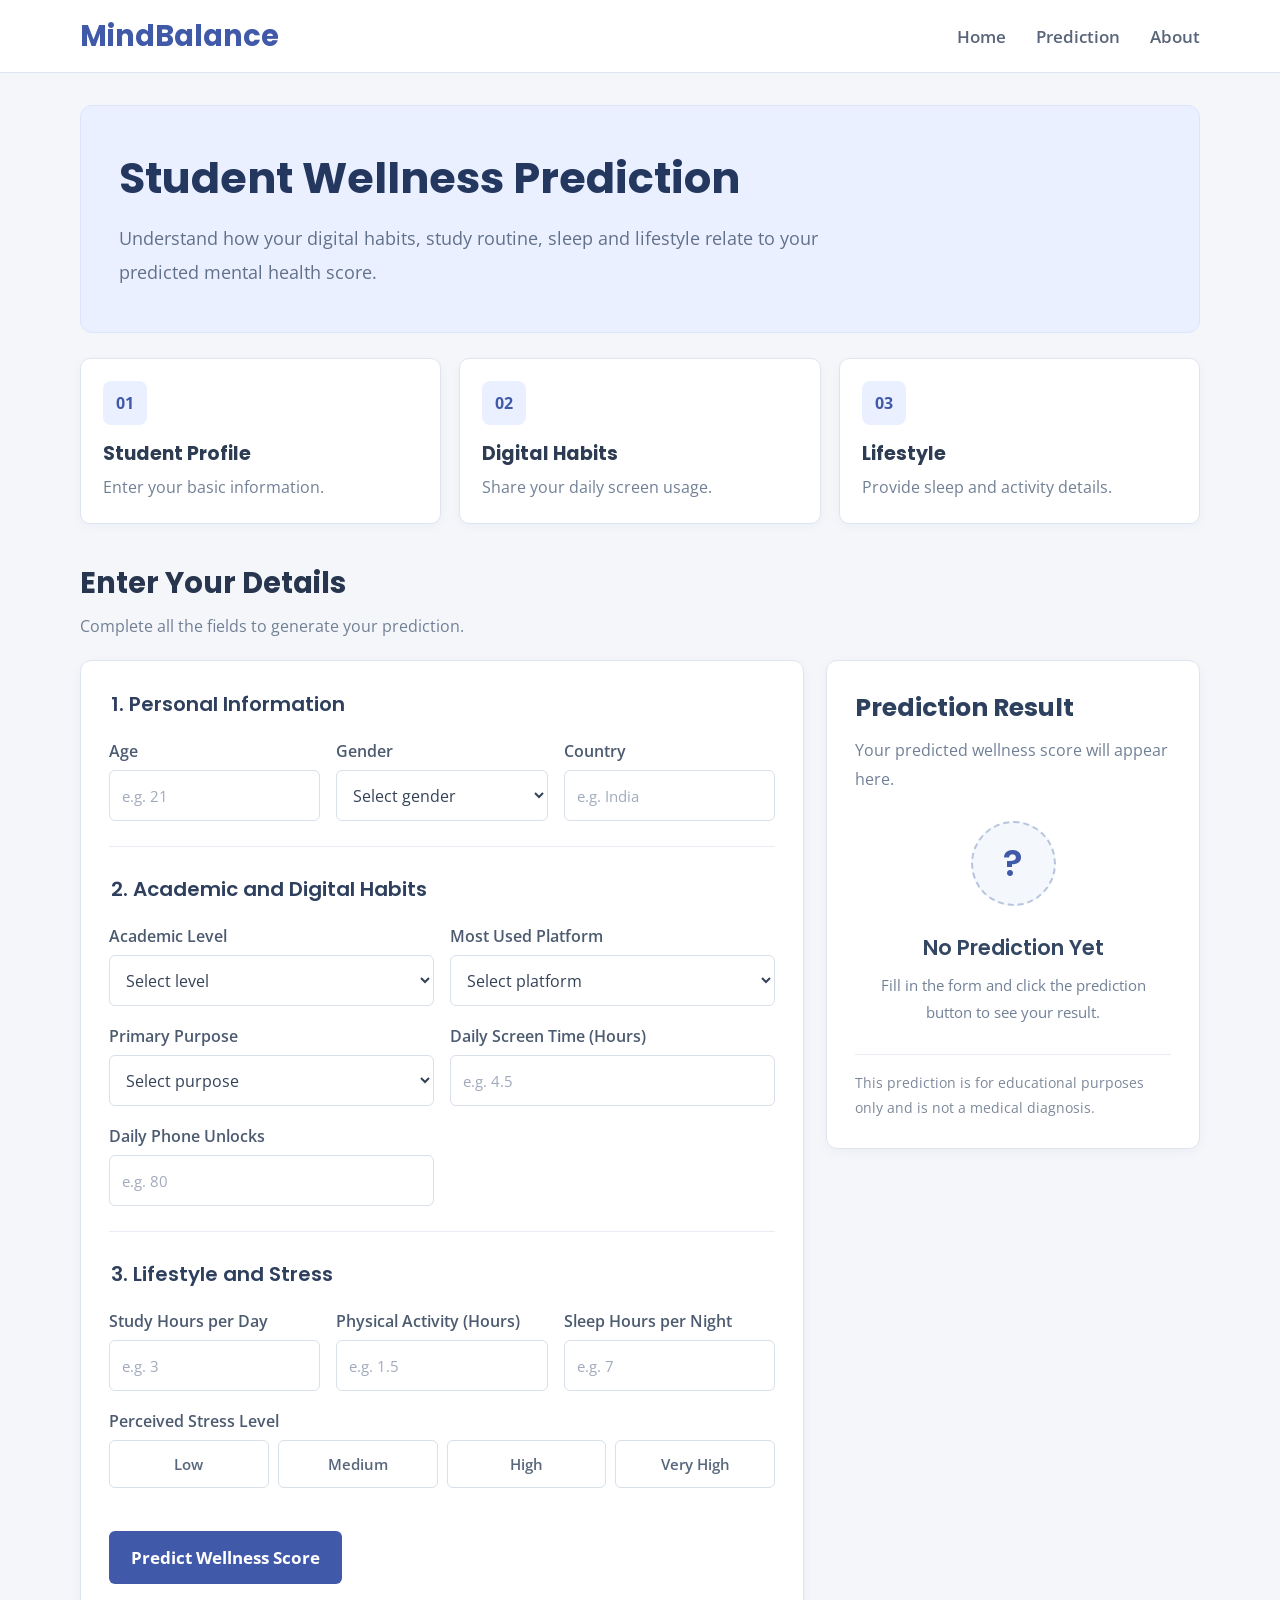
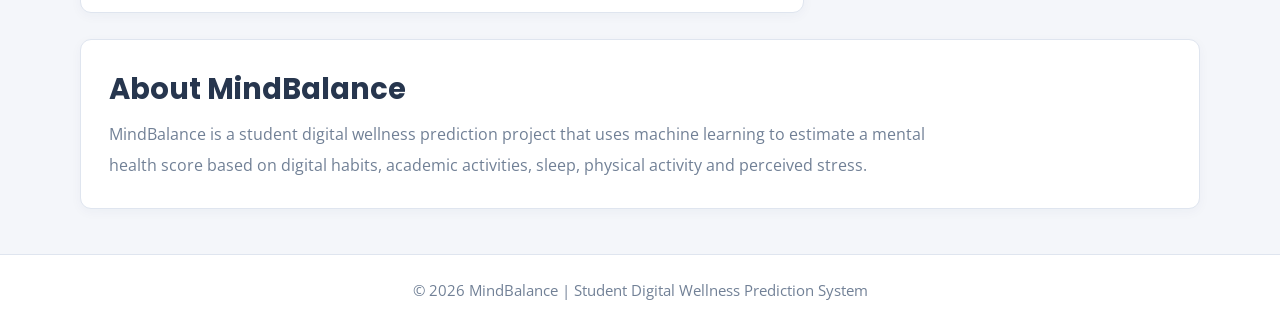
<file: index.html>
<!DOCTYPE html>
<html lang="en">
<head>
  <meta charset="UTF-8">
  <meta name="viewport" content="width=device-width, initial-scale=1.0">
  <title>MindBalance - Student Wellness Prediction</title>
  <link rel="stylesheet" href="style.css">
</head>
<body>

  <header class="navbar">
    <div class="nav-container">
      <a href="#home" class="brand">MindBalance</a>
      <nav>
        <a href="#home">Home</a>
        <a href="#form-section">Prediction</a>
        <a href="#about">About</a>
      </nav>
    </div>
  </header>

  <main class="container">

    <section class="hero" id="home">
      <h1>Student Wellness Prediction</h1>
      <p>Understand how your digital habits, study routine, sleep and lifestyle relate to your predicted mental health score.</p>
    </section>

    <section class="info-cards">
      <div class="info-card">
        <div class="info-icon">01</div>
        <h3>Student Profile</h3>
        <p>Enter your basic information.</p>
      </div>
      <div class="info-card">
        <div class="info-icon">02</div>
        <h3>Digital Habits</h3>
        <p>Share your daily screen usage.</p>
      </div>
      <div class="info-card">
        <div class="info-icon">03</div>
        <h3>Lifestyle</h3>
        <p>Provide sleep and activity details.</p>
      </div>
    </section>

    <div class="section-title" id="form-section">
      <h2>Enter Your Details</h2>
      <p>Complete all the fields to generate your prediction.</p>
    </div>

    <div class="main-grid">

      <section class="form-panel">
        <form id="predict-form" novalidate>

          <fieldset class="group" id="profile-section">
            <legend>1. Personal Information</legend>
            <div class="grid grid-3">

              <div class="field">
                <label for="age">Age</label>
                <input type="number" id="age" name="age" min="10" max="100" step="1" required placeholder="e.g. 21">
                <span class="error-msg" data-for="age"></span>
              </div>

              <div class="field">
                <label for="gender">Gender</label>
                <select id="gender" name="gender" required>
                  <option value="" disabled selected>Select gender</option>
                  <option value="Male">Male</option>
                  <option value="Female">Female</option>
                </select>
                <span class="error-msg" data-for="gender"></span>
              </div>

              <div class="field">
                <label for="country">Country</label>
                <input type="text" id="country" name="country" list="country-list" required placeholder="e.g. India" autocomplete="off">
                <datalist id="country-list">
                  <option value="India"></option>
                  <option value="USA"></option>
                  <option value="Canada"></option>
                  <option value="Australia"></option>
                  <option value="UK"></option>
                  <option value="Germany"></option>
                  <option value="Mexico"></option>
                  <option value="Turkey"></option>
                  <option value="France"></option>
                </datalist>
                <span class="error-msg" data-for="country"></span>
              </div>

            </div>
          </fieldset>

          <fieldset class="group" id="habits-section">
            <legend>2. Academic and Digital Habits</legend>
            <div class="grid grid-2">

              <div class="field">
                <label for="academic_level">Academic Level</label>
                <select id="academic_level" name="academic_level" required>
                  <option value="" disabled selected>Select level</option>
                  <option value="High School">High School</option>
                  <option value="Undergraduate">Undergraduate</option>
                  <option value="Graduate">Graduate</option>
                </select>
                <span class="error-msg" data-for="academic_level"></span>
              </div>

              <div class="field">
                <label for="most_used_platform">Most Used Platform</label>
                <select id="most_used_platform" name="most_used_platform" required>
                  <option value="" disabled selected>Select platform</option>
                  <option value="Facebook">Facebook</option>
                  <option value="Instagram">Instagram</option>
                  <option value="Snapchat">Snapchat</option>
                  <option value="Twitter">Twitter</option>
                  <option value="YouTube">YouTube</option>
                  <option value="TikTok">TikTok</option>
                  <option value="LinkedIn">LinkedIn</option>
                  <option value="LINE">LINE</option>
                  <option value="KakaoTalk">KakaoTalk</option>
                  <option value="VKontakte">VKontakte</option>
                  <option value="WhatsApp">WhatsApp</option>
                  <option value="WeChat">WeChat</option>
                </select>
                <span class="error-msg" data-for="most_used_platform"></span>
              </div>

              <div class="field">
                <label for="purpose_of_use">Primary Purpose</label>
                <select id="purpose_of_use" name="purpose_of_use" required>
                  <option value="" disabled selected>Select purpose</option>
                  <option value="Networking">Networking</option>
                  <option value="Education">Education</option>
                  <option value="Entertainment">Entertainment</option>
                  <option value="News">News</option>
                </select>
                <span class="error-msg" data-for="purpose_of_use"></span>
              </div>

              <div class="field">
                <label for="avg_daily_usage_hours">Daily Screen Time (Hours)</label>
                <input type="number" id="avg_daily_usage_hours" name="avg_daily_usage_hours" min="0" max="24" step="0.1" required placeholder="e.g. 4.5">
                <span class="error-msg" data-for="avg_daily_usage_hours"></span>
              </div>

              <div class="field">
                <label for="daily_unlocks">Daily Phone Unlocks</label>
                <input type="number" id="daily_unlocks" name="daily_unlocks" min="0" step="1" required placeholder="e.g. 80">
                <span class="error-msg" data-for="daily_unlocks"></span>
              </div>

            </div>
          </fieldset>

          <fieldset class="group" id="lifestyle-section">
            <legend>3. Lifestyle and Stress</legend>
            <div class="grid grid-3">

              <div class="field">
                <label for="study_hours">Study Hours per Day</label>
                <input type="number" id="study_hours" name="study_hours" min="0" max="24" step="0.1" required placeholder="e.g. 3">
                <span class="error-msg" data-for="study_hours"></span>
              </div>

              <div class="field">
                <label for="physical_activity_hours">Physical Activity (Hours)</label>
                <input type="number" id="physical_activity_hours" name="physical_activity_hours" min="0" max="24" step="0.1" required placeholder="e.g. 1.5">
                <span class="error-msg" data-for="physical_activity_hours"></span>
              </div>

              <div class="field">
                <label for="sleep_hours_per_night">Sleep Hours per Night</label>
                <input type="number" id="sleep_hours_per_night" name="sleep_hours_per_night" min="0" max="24" step="0.1" required placeholder="e.g. 7">
                <span class="error-msg" data-for="sleep_hours_per_night"></span>
              </div>

              <div class="field field-span">
                <label for="stress_level">Perceived Stress Level</label>
                <div class="segmented" id="stress_level_group" data-name="stress_level">
                  <button type="button" class="seg-btn" data-value="Low">Low</button>
                  <button type="button" class="seg-btn" data-value="Medium">Medium</button>
                  <button type="button" class="seg-btn" data-value="High">High</button>
                  <button type="button" class="seg-btn" data-value="Very High">Very High</button>
                </div>
                <input type="hidden" id="stress_level" name="stress_level" required>
                <span class="error-msg" data-for="stress_level"></span>
              </div>

            </div>
          </fieldset>

          <button type="submit" class="submit-btn" id="submit-btn">
            <span class="btn-label">Predict Wellness Score</span>
            <span class="btn-spinner" aria-hidden="true"></span>
          </button>

        </form>
      </section>

      <aside class="result-panel" id="prediction-section">
        <h2>Prediction Result</h2>
        <p class="result-description">Your predicted wellness score will appear here.</p>

        <div class="result-inner" id="result-inner">

          <div class="state state-idle" id="state-idle">
            <div class="result-placeholder">?</div>
            <p class="idle-label">No Prediction Yet</p>
            <p class="idle-copy">Fill in the form and click the prediction button to see your result.</p>
          </div>

          <div class="state state-loading" id="state-loading" hidden>
            <div class="pulse-ring"></div>
            <p class="loading-label">Analysing your details...</p>
            <p class="loading-copy">Please wait while the model generates your prediction.</p>
          </div>

          <div class="state state-result" id="state-result" hidden>
            <div class="score-readout">
              <span class="score-number" id="score-number">0.0</span>
              <span class="score-max">/10</span>
            </div>
            <p class="score-band" id="score-band">Your result</p>
            <p class="score-context" id="score-context"></p>
            <button type="button" class="reset-btn" id="reset-btn">Try Again</button>
          </div>

          <div class="state state-error" id="state-error" hidden>
            <div class="error-icon">!</div>
            <p class="error-copy" id="error-copy"></p>
            <button type="button" class="reset-btn" id="error-retry-btn">Try Again</button>
          </div>

        </div>

        <div class="result-note">
          This prediction is for educational purposes only and is not a medical diagnosis.
        </div>
      </aside>

    </div>

    <section class="about-section" id="about">
      <h2>About MindBalance</h2>
      <p>MindBalance is a student digital wellness prediction project that uses machine learning to estimate a mental health score based on digital habits, academic activities, sleep, physical activity and perceived stress.</p>
    </section>

  </main>

  <footer class="footer">
    <p>© 2026 MindBalance | Student Digital Wellness Prediction System</p>
  </footer>

  <script src="script.js"></script>
</body>
</html>
</file>
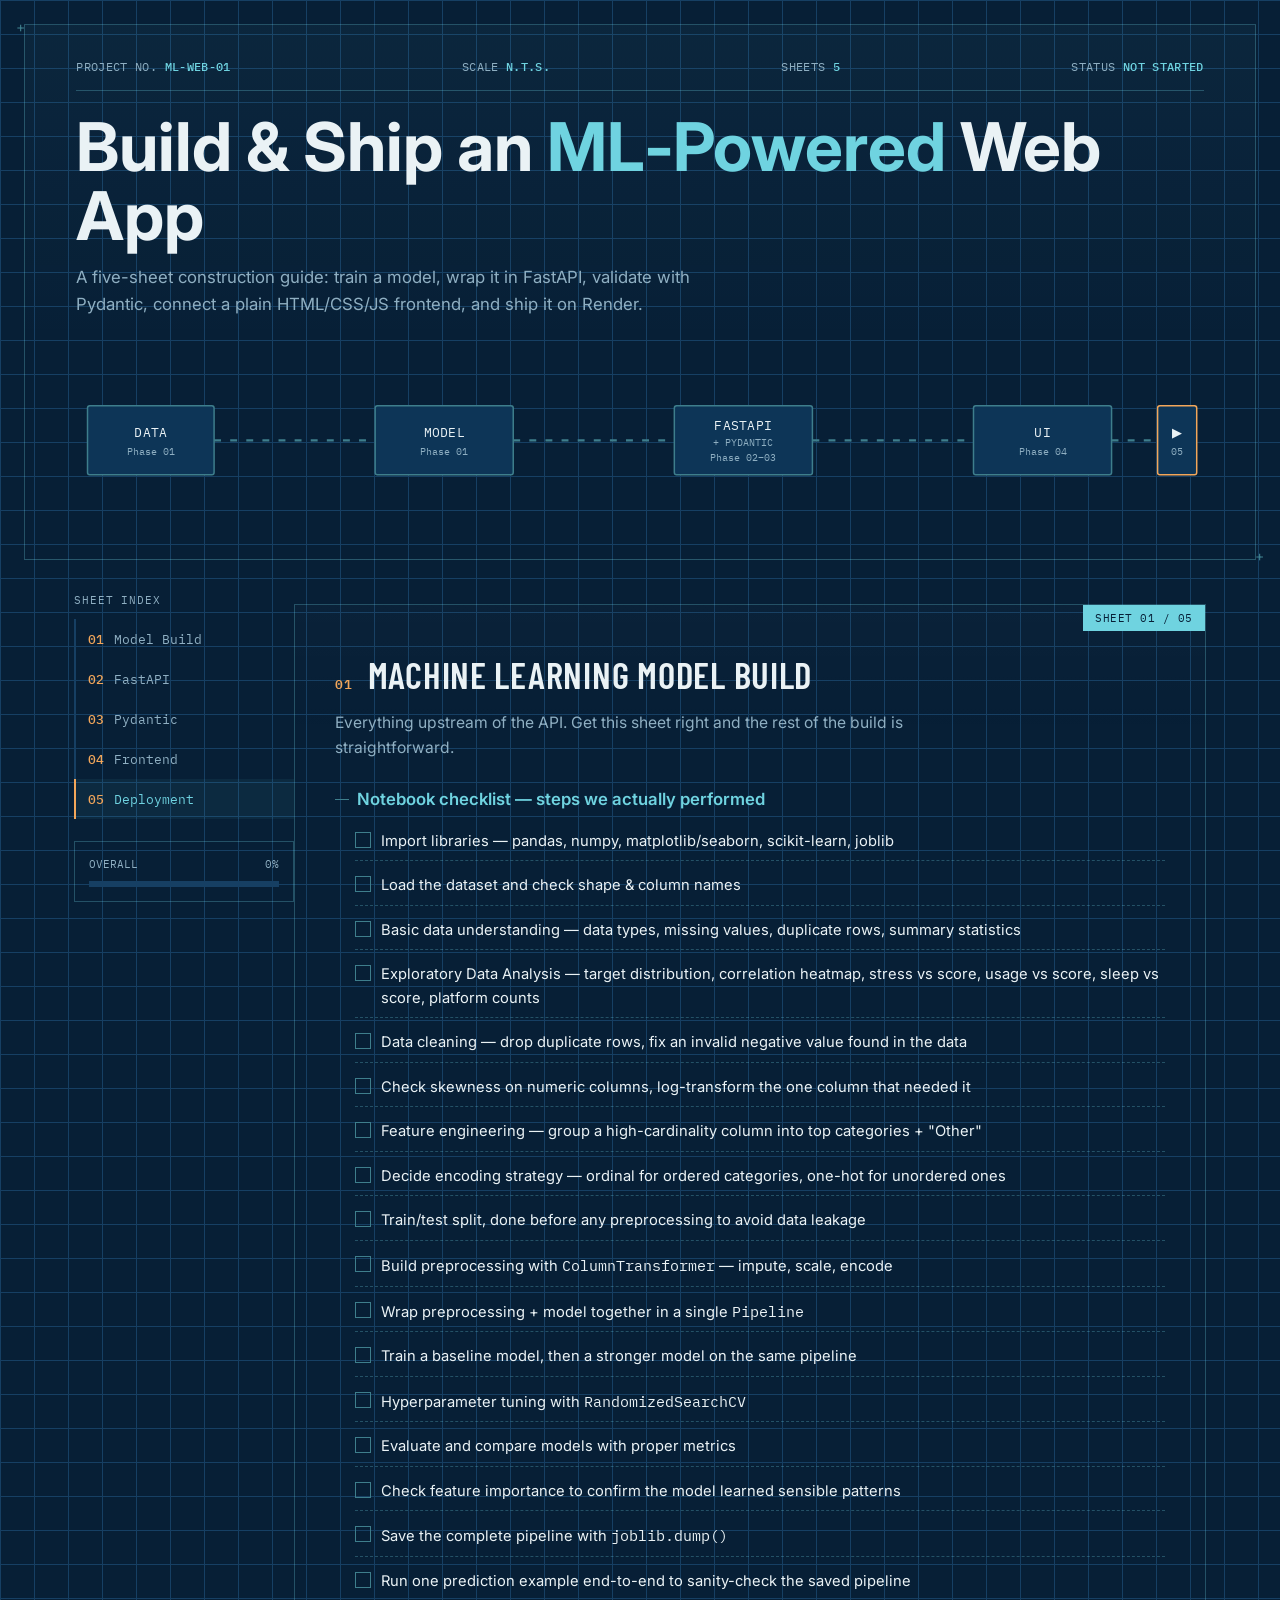
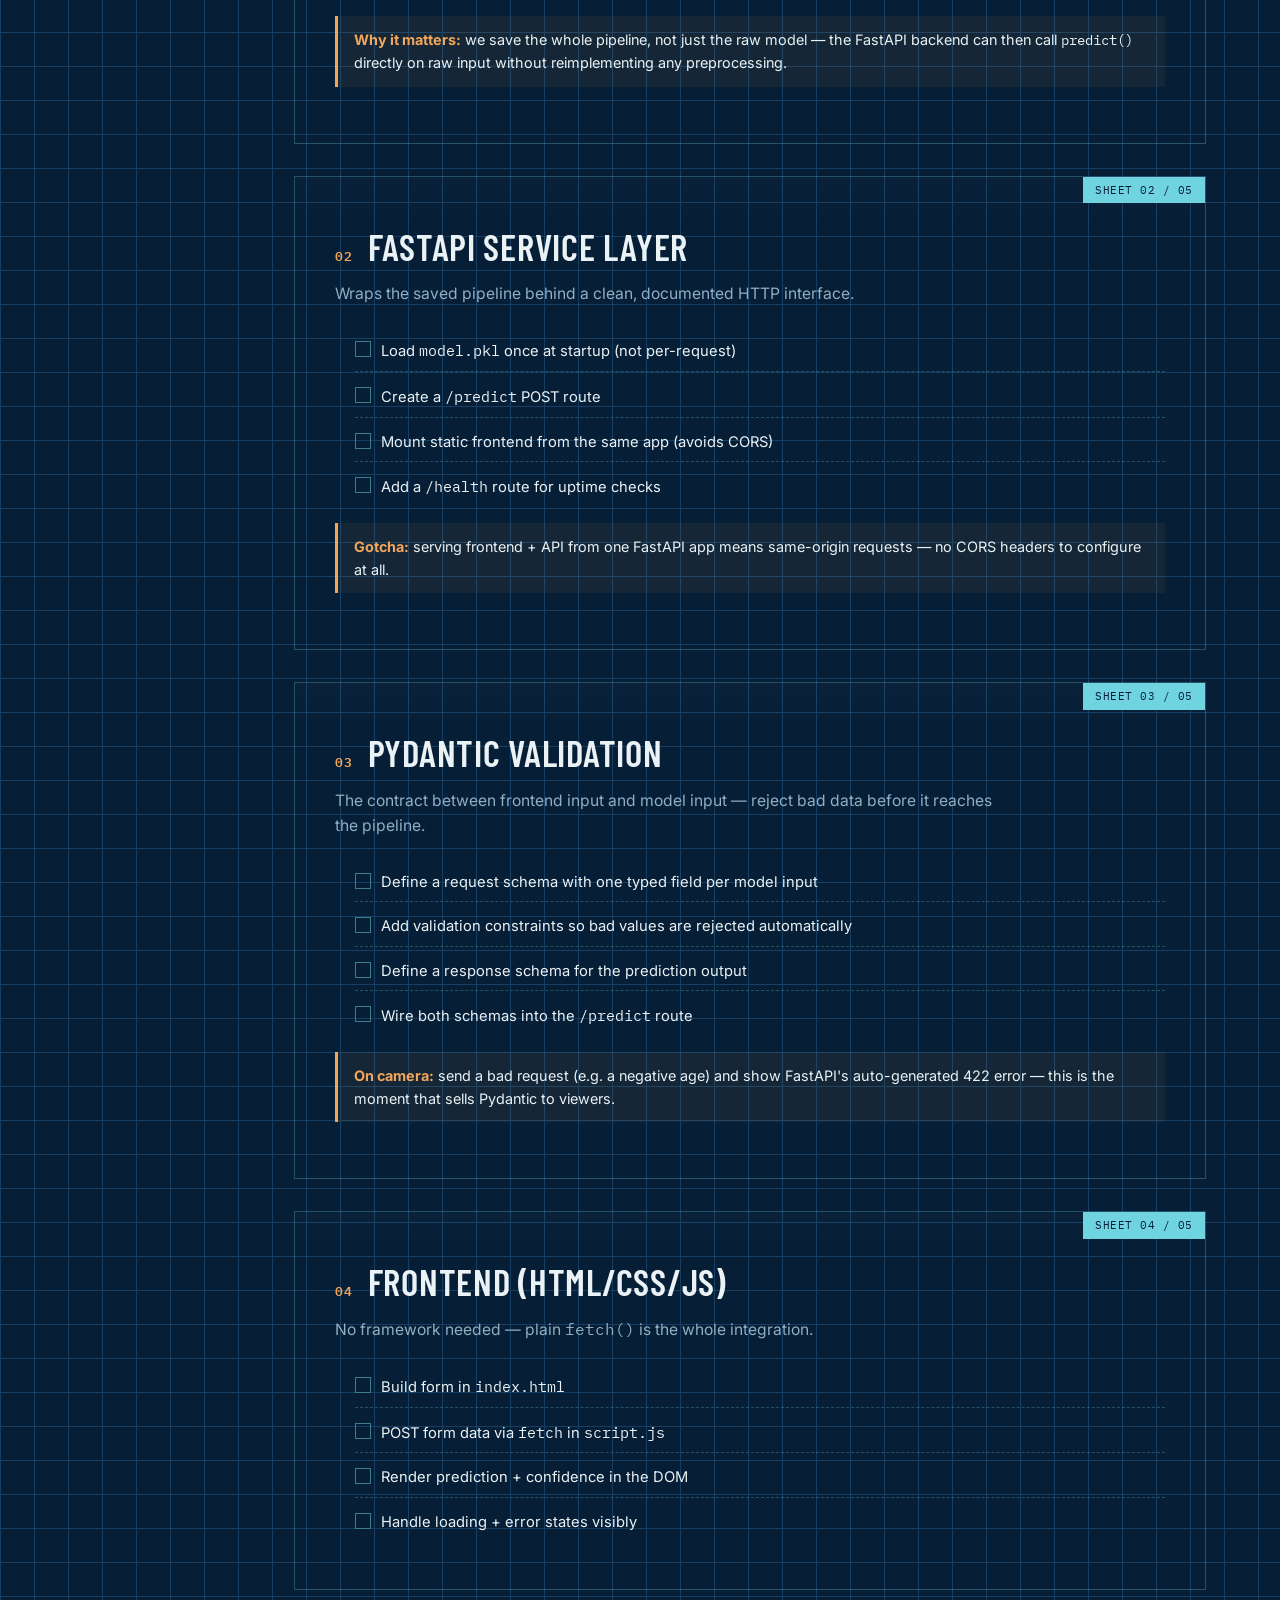
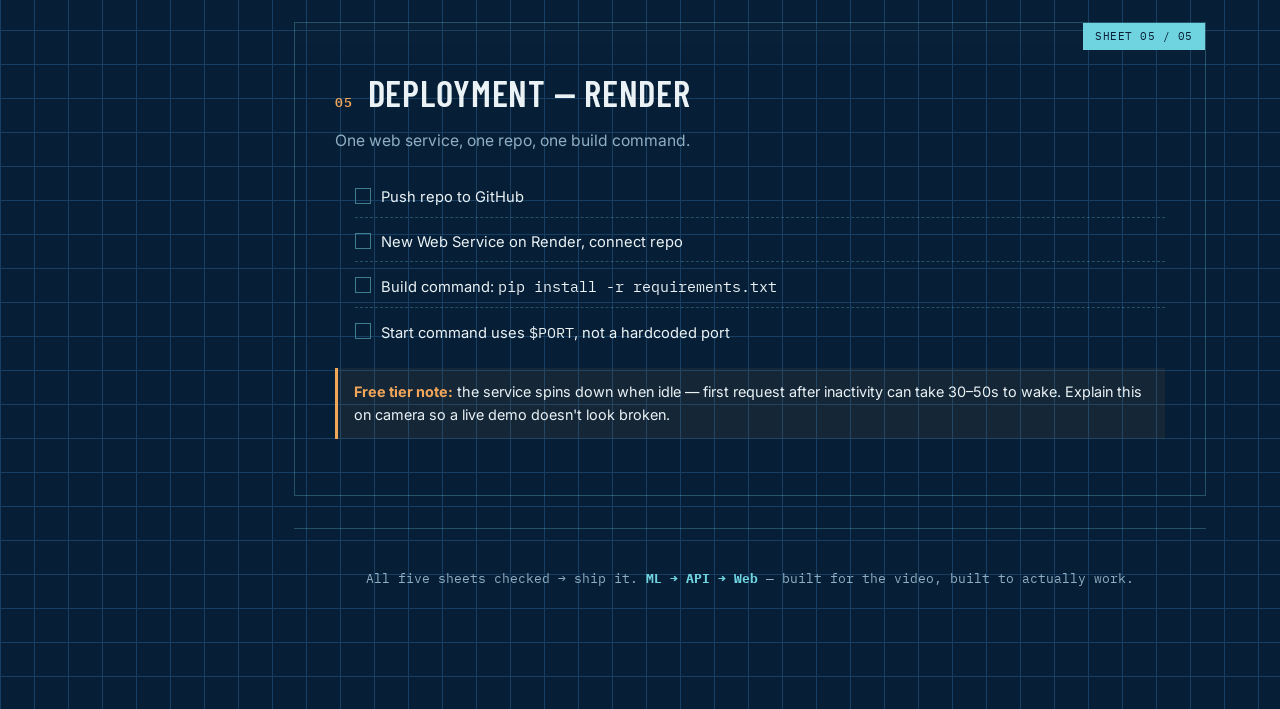
<file: ML Project.html>
<!DOCTYPE html>
<html lang="en">
<head>
<meta charset="UTF-8">
<meta name="viewport" content="width=device-width, initial-scale=1.0">
<title>ML → API → Web — Build Blueprint</title>
<link rel="preconnect" href="https://fonts.googleapis.com">
<link href="https://fonts.googleapis.com/css2?family=Barlow+Condensed:wght@500;600;700&family=Inter:wght@400;500;600&family=IBM+Plex+Mono:wght@400;500&display=swap" rel="stylesheet">
<style>
  :root{
    --navy:#0A2E4D;
    --navy-deep:#071F36;
    --grid:#163F63;
    --cyan:#6FD3E0;
    --cyan-dim:#3E7E8C;
    --paper:#EAF2F5;
    --slate:#8FAFC2;
    --amber:#F2A65A;
    --sheet:#0D3557;
    --line:rgba(111,211,224,0.28);
  }
  *{box-sizing:border-box; margin:0; padding:0;}
  html{scroll-behavior:smooth;}
  body{
    background:var(--navy-deep);
    background-image:
      linear-gradient(var(--grid) 1px, transparent 1px),
      linear-gradient(90deg, var(--grid) 1px, transparent 1px);
    background-size:34px 34px;
    color:var(--paper);
    font-family:'Inter', sans-serif;
    line-height:1.6;
  }
  ::selection{background:var(--amber); color:var(--navy-deep);}
  a{color:var(--cyan);}

  .display{font-family:'Barlow Condensed', sans-serif; text-transform:uppercase; letter-spacing:0.04em;}
  code, .mono{font-family:'IBM Plex Mono', monospace;}

  .titleblock{
    border:1px solid var(--line);
    margin:24px;
    padding:32px clamp(20px,4vw,56px);
    position:relative;
    background:linear-gradient(180deg, rgba(111,211,224,0.04), transparent 60%);
  }
  .titleblock::before, .titleblock::after{
    content:'+'; position:absolute; color:var(--cyan-dim); font-size:14px;
  }
  .titleblock::before{top:-9px; left:-9px;}
  .titleblock::after{bottom:-9px; right:-9px;}
  .stamp-row{
    display:flex; justify-content:space-between; flex-wrap:wrap; gap:12px;
    font-family:'IBM Plex Mono', monospace; font-size:12px; color:var(--slate);
    border-bottom:1px solid var(--line); padding-bottom:14px; margin-bottom:22px;
    letter-spacing:0.03em;
  }
  .stamp-row span b{color:var(--cyan); font-weight:500;}
  h1.proj-title{
    font-size:clamp(2.2rem, 5.5vw, 4.2rem);
    line-height:1.02; font-weight:700; color:var(--paper);
  }
  h1.proj-title em{color:var(--cyan); font-style:normal;}
  .proj-sub{color:var(--slate); font-size:1.05rem; margin-top:14px; max-width:640px;}

  .schematic{margin-top:36px; overflow-x:auto;}
  .schematic svg{width:100%; min-width:560px; height:auto; display:block;}
  .flow-line{stroke:var(--cyan-dim); stroke-width:2; fill:none; stroke-dasharray:6 8;
    animation:flow 1.6s linear infinite;}
  @keyframes flow{to{stroke-dashoffset:-56;}}
  .node-box{fill:var(--sheet); stroke:var(--cyan-dim); stroke-width:1.3;}
  .node-box.active{stroke:var(--amber);}
  .node-label{font-family:'IBM Plex Mono', monospace; font-size:11px; fill:var(--paper); letter-spacing:0.02em;}
  .node-sub{font-family:'IBM Plex Mono', monospace; font-size:9px; fill:var(--slate);}

  .layout{display:grid; grid-template-columns:220px 1fr; gap:0; max-width:1180px; margin:0 auto; padding:0 24px 80px;}
  @media (max-width:860px){ .layout{grid-template-columns:1fr;} }

  .sidebar{position:sticky; top:20px; align-self:start; height:fit-content; padding-top:8px;}
  @media (max-width:860px){
    .sidebar{position:relative; top:0; display:flex; overflow-x:auto; gap:8px; padding:12px 0; margin-bottom:8px;}
  }
  .sheet-index{font-family:'IBM Plex Mono', monospace; font-size:11px; color:var(--slate); text-transform:uppercase; letter-spacing:0.08em; margin-bottom:10px;}
  .nav-item{
    display:flex; align-items:center; gap:10px;
    padding:10px 12px; border-left:2px solid var(--grid);
    font-family:'IBM Plex Mono', monospace; font-size:12.5px; color:var(--slate);
    cursor:pointer; text-decoration:none; transition:.15s;
    white-space:nowrap;
  }
  .nav-item:hover{color:var(--paper); border-left-color:var(--cyan-dim);}
  .nav-item.active{color:var(--cyan); border-left-color:var(--amber); background:rgba(111,211,224,0.06);}
  .nav-item .num{color:var(--amber); font-weight:500;}
  .progress-wrap{margin-top:22px; padding:14px; border:1px solid var(--line);}
  .progress-wrap .label{font-family:'IBM Plex Mono', monospace; font-size:10.5px; color:var(--slate); display:flex; justify-content:space-between; margin-bottom:8px;}
  .progress-bar{height:6px; background:var(--grid); position:relative; overflow:hidden;}
  .progress-fill{height:100%; background:var(--amber); width:0%; transition:width .35s ease;}

  .sheet{
    border:1px solid var(--line); margin:20px 0 32px; padding:clamp(20px,3.5vw,40px);
    position:relative; scroll-margin-top:20px;
    background:linear-gradient(180deg, rgba(255,255,255,0.015), transparent 12%);
  }
  .sheet-corner{
    position:absolute; top:0; right:0; font-family:'IBM Plex Mono', monospace;
    font-size:10.5px; color:var(--navy-deep); background:var(--cyan);
    padding:5px 12px; letter-spacing:0.05em;
  }
  .sheet h2{
    font-family:'Barlow Condensed', sans-serif; text-transform:uppercase; letter-spacing:0.02em;
    font-size:clamp(1.6rem,3vw,2.3rem); color:var(--paper); font-weight:600;
    display:flex; align-items:baseline; gap:14px; margin-bottom:6px;
  }
  .sheet h2 .tag{font-family:'IBM Plex Mono',monospace; font-size:13px; color:var(--amber); letter-spacing:0.1em;}
  .sheet .deck{color:var(--slate); font-size:.98rem; margin-bottom:26px; max-width:680px;}
  .sheet h3{font-size:1.05rem; color:var(--cyan); font-weight:600; margin:26px 0 10px; display:flex; align-items:center; gap:8px;}
  .sheet h3::before{content:''; width:14px; height:1px; background:var(--cyan-dim); display:inline-block;}
  .sheet p{color:var(--paper); font-size:.95rem; margin-bottom:10px; max-width:700px;}
  .sheet ul{margin:8px 0 8px 20px; color:var(--paper); font-size:.94rem;}
  .sheet ul li{margin-bottom:6px;}
  .sheet ul li b{color:var(--cyan);}

  .checklist{list-style:none; margin:12px 0 4px; padding:0;}
  .checklist li{
    display:flex; align-items:flex-start; gap:10px; padding:7px 0;
    border-bottom:1px dashed var(--line); font-size:.92rem;
  }
  .checklist li:last-child{border-bottom:none;}
  .checklist input[type=checkbox]{
    appearance:none; width:16px; height:16px; min-width:16px; margin-top:2px;
    border:1px solid var(--cyan-dim); background:transparent; cursor:pointer; position:relative;
  }
  .checklist input[type=checkbox]:checked{background:var(--amber); border-color:var(--amber);}
  .checklist input[type=checkbox]:checked::after{
    content:'✓'; position:absolute; top:-3px; left:2px; font-size:12px; color:var(--navy-deep);
  }
  .checklist label{cursor:pointer;}
  .checklist li.done label{color:var(--slate); text-decoration:line-through;}

  .code-wrap{position:relative; margin:14px 0 18px;}
  pre{
    background:var(--navy-deep); border:1px solid var(--line); padding:16px 18px;
    overflow-x:auto; font-size:.83rem; color:#CFE9EE; border-left:3px solid var(--cyan-dim);
  }
  .copy-btn{
    position:absolute; top:8px; right:8px; font-family:'IBM Plex Mono',monospace; font-size:10.5px;
    background:var(--sheet); color:var(--slate); border:1px solid var(--line);
    padding:4px 9px; cursor:pointer; letter-spacing:.04em; transition:.15s;
  }
  .copy-btn:hover{color:var(--cyan); border-color:var(--cyan-dim);}
  .copy-btn.copied{color:var(--amber); border-color:var(--amber);}

  .accordion{border:1px solid var(--line); margin:14px 0;}
  .accordion-head{
    display:flex; justify-content:space-between; align-items:center; cursor:pointer;
    padding:12px 16px; font-family:'IBM Plex Mono', monospace; font-size:.85rem; color:var(--cyan);
    user-select:none;
  }
  .accordion-head .plus{color:var(--amber); transition:transform .2s;}
  .accordion.open .plus{transform:rotate(45deg);}
  .accordion-body{max-height:0; overflow:hidden; transition:max-height .3s ease; padding:0 16px;}
  .accordion.open .accordion-body{padding:4px 16px 16px;}

  .tabs{display:flex; gap:4px; margin:16px 0 0; flex-wrap:wrap;}
  .tab-btn{
    font-family:'IBM Plex Mono',monospace; font-size:.78rem; padding:8px 14px;
    background:var(--sheet); color:var(--slate); border:1px solid var(--line); cursor:pointer;
  }
  .tab-btn.active{color:var(--navy-deep); background:var(--cyan); border-color:var(--cyan);}
  .tab-panel{display:none; border:1px solid var(--line); border-top:none; padding:16px;}
  .tab-panel.active{display:block;}

  .callout{
    border-left:3px solid var(--amber); background:rgba(242,166,90,0.06);
    padding:12px 16px; margin:16px 0; font-size:.9rem; color:var(--paper);
  }
  .callout b{color:var(--amber);}

  footer{
    text-align:center; padding:40px 24px; color:var(--slate); font-family:'IBM Plex Mono', monospace;
    font-size:.8rem; border-top:1px solid var(--line); margin-top:20px;
  }
  footer b{color:var(--cyan);}
</style>
</head>
<body>

<div class="titleblock">
  <div class="stamp-row">
    <span>PROJECT NO. <b>ML-WEB-01</b></span>
    <span>SCALE <b>N.T.S.</b></span>
    <span>SHEETS <b id="sheetCountLabel">5</b></span>
    <span>STATUS <b id="statusStamp">IN PROGRESS</b></span>
  </div>
  <h1 class="proj-title">Build &amp; Ship an <em>ML‑Powered</em> Web App</h1>
  <p class="proj-sub">A five-sheet construction guide: train a model, wrap it in FastAPI, validate with Pydantic, connect a plain HTML/CSS/JS frontend, and ship it on Render.</p>

  <div class="schematic">
    <svg viewBox="0 0 980 150" id="pipelineSvg">
    
      <path class="flow-line" d="M120,75 L260,75"></path>
      <path class="flow-line" d="M380,75 L520,75"></path>
      <path class="flow-line" d="M640,75 L780,75"></path>
      <path class="flow-line" d="M900,75 L940,75"></path>
      
      <g id="node-0"><rect class="node-box" x="10" y="45" width="110" height="60" rx="2"></rect>
        <text class="node-label" x="65" y="72" text-anchor="middle">DATA</text>
        <text class="node-sub" x="65" y="88" text-anchor="middle">Phase 01</text></g>
      <g id="node-1"><rect class="node-box" x="260" y="45" width="120" height="60" rx="2"></rect>
        <text class="node-label" x="320" y="72" text-anchor="middle">MODEL</text>
        <text class="node-sub" x="320" y="88" text-anchor="middle">Phase 01</text></g>
      <g id="node-2"><rect class="node-box" x="520" y="45" width="120" height="60" rx="2"></rect>
        <text class="node-label" x="580" y="66" text-anchor="middle">FASTAPI</text>
        <text class="node-sub" x="580" y="80" text-anchor="middle">+ PYDANTIC</text>
        <text class="node-sub" x="580" y="93" text-anchor="middle">Phase 02–03</text></g>
      <g id="node-3"><rect class="node-box" x="780" y="45" width="120" height="60" rx="2"></rect>
        <text class="node-label" x="840" y="72" text-anchor="middle">UI</text>
        <text class="node-sub" x="840" y="88" text-anchor="middle">Phase 04</text></g>
      <g id="node-4"><rect class="node-box" x="940" y="45" width="34" height="60" rx="2"></rect>
        <text class="node-label" x="957" y="72" text-anchor="middle" font-size="9">▶</text>
        <text class="node-sub" x="957" y="88" text-anchor="middle">05</text></g>
    </svg>
  </div>
</div>

<div class="layout">
  <aside class="sidebar">
    <div class="sheet-index">Sheet Index</div>
    <a class="nav-item" data-target="phase1"><span class="num">01</span> Model Build</a>
    <a class="nav-item" data-target="phase2"><span class="num">02</span> FastAPI</a>
    <a class="nav-item" data-target="phase3"><span class="num">03</span> Pydantic</a>
    <a class="nav-item" data-target="phase4"><span class="num">04</span> Frontend</a>
    <a class="nav-item" data-target="phase5"><span class="num">05</span> Deployment</a>

    <div class="progress-wrap">
      <div class="label"><span>OVERALL</span><span id="overallPct">0%</span></div>
      <div class="progress-bar"><div class="progress-fill" id="overallFill"></div></div>
    </div>
  </aside>

  <main>
    <section class="sheet" id="phase1">
      <div class="sheet-corner">SHEET 01 / 05</div>
      <h2><span class="tag">01</span> Machine Learning Model Build</h2>
      <p class="deck">Everything upstream of the API. Get this sheet right and the rest of the build is straightforward.</p>

      <h3>Notebook checklist — steps we actually performed</h3>
      <ul class="checklist" data-phase="1">
        <li><input type="checkbox" id="c1-1"><label for="c1-1">Import libraries — pandas, numpy, matplotlib/seaborn, scikit-learn, joblib</label></li>
        <li><input type="checkbox" id="c1-2"><label for="c1-2">Load the dataset and check shape &amp; column names</label></li>
        <li><input type="checkbox" id="c1-3"><label for="c1-3">Basic data understanding — data types, missing values, duplicate rows, summary statistics</label></li>
        <li><input type="checkbox" id="c1-4"><label for="c1-4">Exploratory Data Analysis — target distribution, correlation heatmap, stress vs score, usage vs score, sleep vs score, platform counts</label></li>
        <li><input type="checkbox" id="c1-5"><label for="c1-5">Data cleaning — drop duplicate rows, fix an invalid negative value found in the data</label></li>
        <li><input type="checkbox" id="c1-6"><label for="c1-6">Check skewness on numeric columns, log-transform the one column that needed it</label></li>
        <li><input type="checkbox" id="c1-7"><label for="c1-7">Feature engineering — group a high-cardinality column into top categories + "Other"</label></li>
        <li><input type="checkbox" id="c1-8"><label for="c1-8">Decide encoding strategy — ordinal for ordered categories, one-hot for unordered ones</label></li>
        <li><input type="checkbox" id="c1-9"><label for="c1-9">Train/test split, done before any preprocessing to avoid data leakage</label></li>
        <li><input type="checkbox" id="c1-10"><label for="c1-10">Build preprocessing with <code>ColumnTransformer</code> — impute, scale, encode</label></li>
        <li><input type="checkbox" id="c1-11"><label for="c1-11">Wrap preprocessing + model together in a single <code>Pipeline</code></label></li>
        <li><input type="checkbox" id="c1-12"><label for="c1-12">Train a baseline model, then a stronger model on the same pipeline</label></li>
        <li><input type="checkbox" id="c1-13"><label for="c1-13">Hyperparameter tuning with <code>RandomizedSearchCV</code></label></li>
        <li><input type="checkbox" id="c1-14"><label for="c1-14">Evaluate and compare models with proper metrics</label></li>
        <li><input type="checkbox" id="c1-15"><label for="c1-15">Check feature importance to confirm the model learned sensible patterns</label></li>
        <li><input type="checkbox" id="c1-16"><label for="c1-16">Save the complete pipeline with <code>joblib.dump()</code></label></li>
        <li><input type="checkbox" id="c1-17"><label for="c1-17">Run one prediction example end-to-end to sanity-check the saved pipeline</label></li>
      </ul>

      <div class="callout"><b>Why it matters:</b> we save the whole pipeline, not just the raw model — the FastAPI backend can then call <code>predict()</code> directly on raw input without reimplementing any preprocessing.</div>
    </section>
    <section class="sheet" id="phase2">
      <div class="sheet-corner">SHEET 02 / 05</div>
      <h2><span class="tag">02</span> FastAPI Service Layer</h2>
      <p class="deck">Wraps the saved pipeline behind a clean, documented HTTP interface.</p>

      <ul class="checklist" data-phase="2">
        <li><input type="checkbox" id="c2-1"><label for="c2-1">Load <code>model.pkl</code> once at startup (not per-request)</label></li>
        <li><input type="checkbox" id="c2-2"><label for="c2-2">Create a <code>/predict</code> POST route</label></li>
        <li><input type="checkbox" id="c2-3"><label for="c2-3">Mount static frontend from the same app (avoids CORS)</label></li>
        <li><input type="checkbox" id="c2-4"><label for="c2-4">Add a <code>/health</code> route for uptime checks</label></li>
      </ul>

      <div class="callout"><b>Gotcha:</b> serving frontend + API from one FastAPI app means same-origin requests — no CORS headers to configure at all.</div>
    </section>
    <section class="sheet" id="phase3">
      <div class="sheet-corner">SHEET 03 / 05</div>
      <h2><span class="tag">03</span> Pydantic Validation</h2>
      <p class="deck">The contract between frontend input and model input — reject bad data before it reaches the pipeline.</p>

      <ul class="checklist" data-phase="3">
        <li><input type="checkbox" id="c3-1"><label for="c3-1">Define a request schema with one typed field per model input</label></li>
        <li><input type="checkbox" id="c3-2"><label for="c3-2">Add validation constraints so bad values are rejected automatically</label></li>
        <li><input type="checkbox" id="c3-3"><label for="c3-3">Define a response schema for the prediction output</label></li>
        <li><input type="checkbox" id="c3-4"><label for="c3-4">Wire both schemas into the <code>/predict</code> route</label></li>
      </ul>

      <div class="callout"><b>On camera:</b> send a bad request (e.g. a negative age) and show FastAPI's auto-generated 422 error — this is the moment that sells Pydantic to viewers.</div>
    </section>

    <section class="sheet" id="phase4">
      <div class="sheet-corner">SHEET 04 / 05</div>
      <h2><span class="tag">04</span> Frontend (HTML/CSS/JS)</h2>
      <p class="deck">No framework needed — plain <code>fetch()</code> is the whole integration.</p>

      <ul class="checklist" data-phase="4">
        <li><input type="checkbox" id="c4-1"><label for="c4-1">Build form in <code>index.html</code></label></li>
        <li><input type="checkbox" id="c4-2"><label for="c4-2">POST form data via <code>fetch</code> in <code>script.js</code></label></li>
        <li><input type="checkbox" id="c4-3"><label for="c4-3">Render prediction + confidence in the DOM</label></li>
        <li><input type="checkbox" id="c4-4"><label for="c4-4">Handle loading + error states visibly</label></li>
      </ul>

    </section>
    <section class="sheet" id="phase5">
      <div class="sheet-corner">SHEET 05 / 05</div>
      <h2><span class="tag">05</span> Deployment — Render</h2>
      <p class="deck">One web service, one repo, one build command.</p>

      <ul class="checklist" data-phase="5">
        <li><input type="checkbox" id="c5-1"><label for="c5-1">Push repo to GitHub</label></li>
        <li><input type="checkbox" id="c5-2"><label for="c5-2">New Web Service on Render, connect repo</label></li>
        <li><input type="checkbox" id="c5-3"><label for="c5-3">Build command: <code>pip install -r requirements.txt</code></label></li>
        <li><input type="checkbox" id="c5-4"><label for="c5-4">Start command uses <code>$PORT</code>, not a hardcoded port</label></li>
      </ul>

      <div class="callout"><b>Free tier note:</b> the service spins down when idle — first request after inactivity can take 30–50s to wake. Explain this on camera so a live demo doesn't look broken.</div>
    </section>

    <footer>
      All five sheets checked → ship it. <b>ML → API → Web</b> — built for the video, built to actually work.
    </footer>
  </main>
</div>

<script>
(function(){
  const phases = {1:8, 2:4, 3:0, 4:4, 5:4}; 
  const allBoxes = Array.from(document.querySelectorAll('.checklist input[type=checkbox]'));

  function updateProgress(){
    const total = allBoxes.length;
    const checked = allBoxes.filter(b => b.checked).length;
    const pct = total ? Math.round((checked/total)*100) : 0;
    document.getElementById('overallPct').textContent = pct + '%';
    document.getElementById('overallFill').style.width = pct + '%';
    document.getElementById('statusStamp').textContent = pct === 100 ? 'COMPLETE' : (pct === 0 ? 'NOT STARTED' : 'IN PROGRESS');
  }

  allBoxes.forEach(box => {
    box.addEventListener('change', () => {
      box.closest('li').classList.toggle('done', box.checked);
      updateProgress();
    });
  });
  updateProgress();

  document.querySelectorAll('.copy-btn').forEach(btn => {
    btn.addEventListener('click', () => {
      const pre = btn.nextElementSibling;
      navigator.clipboard.writeText(pre.textContent).then(() => {
        btn.textContent = 'COPIED';
        btn.classList.add('copied');
        setTimeout(() => { btn.textContent = 'COPY'; btn.classList.remove('copied'); }, 1400);
      });
    });
  });

  document.querySelectorAll('.accordion-head').forEach(head => {
    head.addEventListener('click', () => {
      const acc = head.parentElement;
      const body = acc.querySelector('.accordion-body');
      const isOpen = acc.classList.toggle('open');
      body.style.maxHeight = isOpen ? body.scrollHeight + 'px' : '0px';
    });
  });

  document.querySelectorAll('[data-tabgroup]').forEach(group => {
    const buttons = group.querySelectorAll('.tab-btn');
    buttons.forEach(btn => {
      btn.addEventListener('click', () => {
        buttons.forEach(b => b.classList.remove('active'));
        btn.classList.add('active');
        const panels = group.parentElement.querySelectorAll('.tab-panel');
        panels.forEach(p => p.classList.toggle('active', p.dataset.panel === btn.dataset.tab));
      });
    });
  });

  const navItems = document.querySelectorAll('.nav-item');
  const sections = Array.from(navItems).map(n => document.getElementById(n.dataset.target));

  navItems.forEach(item => {
    item.addEventListener('click', (e) => {
      e.preventDefault();
      document.getElementById(item.dataset.target).scrollIntoView({behavior:'smooth', block:'start'});
    });
  });

  const observer = new IntersectionObserver((entries) => {
    entries.forEach(entry => {
      if (entry.isIntersecting){
        navItems.forEach(n => n.classList.toggle('active', n.dataset.target === entry.target.id));
        const idx = sections.findIndex(s => s.id === entry.target.id);
        document.querySelectorAll('.node-box').forEach(nb => nb.classList.remove('active'));
        const node = document.getElementById('node-' + Math.min(idx, 4));
        if (node) node.querySelector('.node-box').classList.add('active');
      }
    });
  }, {rootMargin: '-40% 0px -50% 0px'});

  sections.forEach(s => s && observer.observe(s));
})();
</script>

</body>
</html>
</file>
<file: style.css>
@import url('https://fonts.googleapis.com/css2?family=Open+Sans:wght@400;500;600;700;800&family=Poppins:wght@400;500;600;700&display=swap');

:root {
  font-family: 'Open Sans', sans-serif;
  color: #263449;
  background: #f4f6fa;
  --primary: #4059a8;
  --primary-dark: #304785;
  --light-blue: #eaf0ff;
  --border: #dfe5ef;
  --muted: #718096;
  --white: #ffffff;
}

* {
  box-sizing: border-box;
}

html {
  scroll-behavior: smooth;
  scroll-padding-top: 80px;
}

body {
  margin: 0;
  min-width: 320px;
  background: #f4f6fa;
  font-size: 15px;
}

button,
input,
select {
  font: inherit;
}

.navbar {
  position: sticky;
  top: 0;
  z-index: 10;
  background: #ffffff;
  border-bottom: 1px solid var(--border);
}

.nav-container {
  width: min(1120px, 92%);
  min-height: 72px;
  margin: auto;
  display: flex;
  align-items: center;
  justify-content: space-between;
  gap: 20px;
}

.brand {
  color: var(--primary);
  font-family: 'Poppins', sans-serif;
  font-size: 26px;
  font-weight: 700;
  text-decoration: none;
}

.nav-container nav {
  display: flex;
  align-items: center;
  gap: 30px;
}

.nav-container nav a {
  color: #596579;
  font-size: 15px;
  font-weight: 600;
  text-decoration: none;
}

.nav-container nav a:hover {
  color: var(--primary);
}

.container {
  width: min(1120px, 92%);
  margin: 32px auto 45px;
}

.hero {
  padding: 43px 38px;
  border-radius: 12px;
  background: #eaf0ff;
  border: 1px solid #dce5fb;
}

.hero h1 {
  margin: 0 0 14px;
  color: #24385f;
  font-family: 'Poppins', sans-serif;
  font-size: clamp(30px, 4vw, 39px);
  line-height: 1.35;
}

.hero p {
  max-width: 760px;
  margin: 0;
  color: #62718a;
  font-size: 16px;
  line-height: 1.9;
}

.info-cards {
  display: grid;
  grid-template-columns: repeat(3, minmax(0, 1fr));
  gap: 18px;
  margin: 25px 0 38px;
}

.info-card {
  padding: 22px;
  border: 1px solid var(--border);
  border-radius: 10px;
  background: #ffffff;
  box-shadow: 0 3px 10px rgba(30, 50, 90, 0.035);
}

.info-icon {
  display: grid;
  width: 41px;
  height: 41px;
  margin-bottom: 14px;
  place-items: center;
  border-radius: 8px;
  background: var(--light-blue);
  color: var(--primary);
  font-size: 14px;
  font-weight: 700;
}

.info-card h3 {
  margin: 0 0 7px;
  color: #2d3c53;
  font-family: 'Poppins', sans-serif;
  font-size: 17px;
}

.info-card p {
  margin: 0;
  color: var(--muted);
  font-size: 14px;
  line-height: 1.6;
}

.section-title {
  margin-bottom: 20px;
}

.section-title h2,
.about-section h2 {
  margin: 0 0 8px;
  color: #27364e;
  font-family: 'Poppins', sans-serif;
  font-size: 26px;
}

.section-title p {
  margin: 0;
  color: var(--muted);
  font-size: 14px;
  line-height: 1.7;
}

.main-grid {
  display: grid;
  grid-template-columns: minmax(0, 1.55fr) minmax(270px, 0.8fr);
  align-items: start;
  gap: 22px;
}

.form-panel,
.result-panel,
.about-section {
  padding: 28px;
  border: 1px solid var(--border);
  border-radius: 11px;
  background: #ffffff;
  box-shadow: 0 3px 12px rgba(30, 50, 90, 0.04);
}

.group {
  min-width: 0;
  margin: 0 0 27px;
  padding: 0 0 25px;
  border: 0;
  border-bottom: 1px solid #e9edf3;
}

.group:last-of-type {
  margin-bottom: 18px;
  border-bottom: 0;
}

.group legend {
  width: 100%;
  margin-bottom: 21px;
  color: #2e405d;
  font-family: 'Poppins', sans-serif;
  font-size: 18px;
  font-weight: 600;
}

.grid {
  display: grid;
  gap: 19px 16px;
}

.grid-2 {
  grid-template-columns: repeat(2, minmax(0, 1fr));
}

.grid-3 {
  grid-template-columns: repeat(3, minmax(0, 1fr));
}

.field {
  min-width: 0;
  display: flex;
  flex-direction: column;
  gap: 8px;
}

.field label {
  color: #4c5b70;
  font-size: 14px;
  font-weight: 600;
}

.field input,
.field select {
  width: 100%;
  min-width: 0;
  height: 47px;
  padding: 0 12px;
  border: 1px solid #d9e0ea;
  border-radius: 6px;
  outline: none;
  background: #ffffff;
  color: #344258;
  font-size: 14px;
}

.field input::placeholder {
  color: #a0aabc;
}

.field input:focus,
.field select:focus {
  border-color: var(--primary);
  box-shadow: 0 0 0 3px rgba(64, 89, 168, 0.1);
}

.field.field-error input,
.field.field-error select {
  border-color: #d84b5e;
  background: #fff7f7;
}

.hint {
  color: #8290a2;
  font-size: 12px;
}

.error-msg {
  display: none;
  color: #d84b5e;
  font-size: 12px;
}

.field.field-error .error-msg {
  display: block;
}

.field-span {
  grid-column: 1 / -1;
}

.segmented {
  display: grid;
  grid-template-columns: repeat(4, minmax(0, 1fr));
  gap: 9px;
}

.seg-btn {
  min-width: 0;
  min-height: 44px;
  padding: 8px;
  border: 1px solid #d9e0ea;
  border-radius: 6px;
  background: #ffffff;
  color: #58677c;
  font-size: 13px;
  font-weight: 600;
  transition: background 0.2s, color 0.2s;
}

.seg-btn:hover {
  border-color: var(--primary);
  color: var(--primary);
}

.seg-btn.active,
.seg-btn[aria-pressed="true"] {
  border-color: var(--primary);
  background: var(--primary);
  color: #ffffff;
}

.submit-btn {
  display: inline-flex;
  min-height: 49px;
  min-width: 210px;
  align-items: center;
  justify-content: center;
  gap: 10px;
  padding: 0 22px;
  border: 0;
  border-radius: 6px;
  background: var(--primary);
  color: #ffffff;
  font-size: 15px;
  font-weight: 700;
  cursor: pointer;
  transition: background 0.2s;
}

.submit-btn:hover {
  background: var(--primary-dark);
}

.submit-btn:disabled {
  cursor: wait;
  opacity: 0.7;
}

.btn-spinner {
  display: none;
  width: 15px;
  height: 15px;
  border: 2px solid rgba(255, 255, 255, 0.4);
  border-top-color: #ffffff;
  border-radius: 50%;
  animation: spin 0.7s linear infinite;
}

.submit-btn.loading .btn-spinner {
  display: inline-block;
}

@keyframes spin {
  to {
    transform: rotate(360deg);
  }
}

.result-panel {
  scroll-margin-top: 85px;
}

.result-panel h2 {
  margin: 0 0 9px;
  color: #2d405d;
  font-family: 'Poppins', sans-serif;
  font-size: 22px;
}

.result-description {
  margin: 0;
  color: var(--muted);
  font-size: 14px;
  line-height: 1.8;
}

.result-inner {
  min-height: 260px;
  display: flex;
  align-items: center;
  justify-content: center;
  padding: 22px 0;
}

.state {
  width: 100%;
  display: flex;
  flex-direction: column;
  align-items: center;
  text-align: center;
}

.state[hidden] {
  display: none !important;
}

.result-placeholder {
  display: grid;
  width: 85px;
  height: 85px;
  margin-bottom: 17px;
  place-items: center;
  border: 2px dashed #b7c4dd;
  border-radius: 50%;
  background: #f4f7fc;
  color: var(--primary);
  font-family: 'Poppins', sans-serif;
  font-size: 36px;
  font-weight: 600;
}

.idle-label,
.loading-label {
  margin: 9px 0;
  color: #344763;
  font-family: 'Poppins', sans-serif;
  font-size: 19px;
  font-weight: 600;
}

.idle-copy,
.loading-copy {
  max-width: 270px;
  margin: 0;
  color: var(--muted);
  font-size: 13px;
  line-height: 1.8;
}

.pulse-ring {
  width: 70px;
  height: 70px;
  margin: 17px auto;
  border: 3px solid #dce5fb;
  border-top-color: var(--primary);
  border-radius: 50%;
  animation: spin 1s linear infinite;
}

.score-readout {
  display: flex;
  align-items: baseline;
  justify-content: center;
  gap: 5px;
}

.score-number {
  color: var(--primary);
  font-family: 'Poppins', sans-serif;
  font-size: 64px;
  font-weight: 700;
}

.score-max {
  color: #8290a4;
  font-size: 19px;
}

.score-band {
  display: inline-block;
  margin: 11px 0;
  padding: 8px 16px;
  border-radius: 20px;
  background: #eaf0ff;
  color: var(--primary);
  font-size: 13px;
  font-weight: 700;
}

.score-context {
  max-width: 270px;
  margin: 6px auto 17px;
  color: #718096;
  font-size: 13px;
  line-height: 1.8;
}

.reset-btn {
  min-height: 41px;
  padding: 0 18px;
  border: 1px solid var(--primary);
  border-radius: 6px;
  background: #ffffff;
  color: var(--primary);
  font-size: 13px;
  font-weight: 700;
  cursor: pointer;
}

.reset-btn:hover {
  background: var(--light-blue);
}

.error-icon {
  display: grid;
  width: 46px;
  height: 46px;
  margin-bottom: 15px;
  place-items: center;
  border-radius: 50%;
  background: #fff0f0;
  color: #d84b5e;
  font-size: 25px;
  font-weight: 700;
}

.error-copy {
  margin: 0 auto 16px;
  color: #6b5660;
  font-size: 13px;
  line-height: 1.8;
}

.result-note {
  padding: 15px 0 0;
  border-top: 1px solid #e9edf3;
  color: #7d899a;
  font-size: 12px;
  line-height: 1.8;
}

.about-section {
  margin-top: 26px;
}

.about-section p {
  max-width: 850px;
  margin: 0;
  color: var(--muted);
  font-size: 14px;
  line-height: 1.9;
}

.footer {
  padding: 22px 4%;
  border-top: 1px solid var(--border);
  background: #ffffff;
  text-align: center;
}

.footer p {
  margin: 0;
  color: #718096;
  font-size: 13px;
  line-height: 1.8;
}

@media (max-width: 850px) {
  .main-grid {
    grid-template-columns: 1fr;
  }

  .result-panel {
    max-width: none;
  }

  .result-inner {
    min-height: 230px;
  }
}

@media (max-width: 600px) {
  .nav-container {
    min-height: 65px;
    flex-wrap: wrap;
    padding: 10px 0;
  }

  .brand {
    font-size: 22px;
  }

  .nav-container nav {
    gap: 15px;
  }

  .nav-container nav a {
    font-size: 13px;
  }

  .container {
    margin-top: 20px;
  }

  .hero {
    padding: 28px 20px;
  }

  .hero h1 {
    font-size: 27px;
  }

  .hero p {
    font-size: 14px;
  }

  .info-cards {
    grid-template-columns: 1fr;
    gap: 12px;
    margin-bottom: 28px;
  }

  .info-card {
    padding: 16px;
  }

  .info-icon {
    display: inline-grid;
    margin: 0 10px 0 0;
    vertical-align: middle;
  }

  .info-card h3 {
    display: inline-block;
    vertical-align: middle;
  }

  .info-card p {
    margin-top: 8px;
  }

  .section-title h2 {
    font-size: 22px;
  }

  .form-panel,
  .result-panel,
  .about-section {
    padding: 20px 15px;
  }

  .grid-2,
  .grid-3 {
    grid-template-columns: 1fr;
  }

  .field-span {
    grid-column: auto;
  }

  .segmented {
    grid-template-columns: repeat(2, minmax(0, 1fr));
  }

  .submit-btn {
    width: 100%;
  }
}

@media (prefers-reduced-motion: reduce) {
  *,
  *::before,
  *::after {
    animation-duration: 0.001ms !important;
    transition-duration: 0.001ms !important;
  }
}

body {
  font-size: 17px;
}

.brand {
  font-size: 29px;
}

.nav-container nav a {
  font-size: 17px;
}

.hero h1 {
  font-size: 43px;
}

.hero p {
  font-size: 18px;
}

.info-card h3 {
  font-size: 19px;
}

.info-card p {
  font-size: 16px;
}

.info-icon {
  font-size: 16px;
  width: 44px;
  height: 44px;
}

.section-title h2,
.about-section h2 {
  font-size: 29px;
}

.section-title p {
  font-size: 16px;
}

.group legend {
  font-size: 20px;
}

.field label {
  font-size: 16px;
}

.field input,
.field select {
  height: 51px;
  font-size: 16px;
}

.field input::placeholder {
  font-size: 15px;
}

.seg-btn {
  min-height: 48px;
  font-size: 15px;
}

.submit-btn {
  min-height: 53px;
  font-size: 17px;
}

.result-panel h2 {
  font-size: 25px;
}

.result-description {
  font-size: 16px;
}

.idle-label,
.loading-label {
  font-size: 21px;
}

.idle-copy,
.loading-copy {
  font-size: 15px;
}

.score-number {
  font-size: 72px;
}

.score-max {
  font-size: 21px;
}

.score-band {
  font-size: 15px;
}

.score-context {
  font-size: 15px;
}

.reset-btn {
  font-size: 15px;
}

.error-copy {
  font-size: 15px;
}

.result-note {
  font-size: 14px;
}

.about-section p {
  font-size: 16px;
}

.footer p {
  font-size: 15px;
}

@media (max-width: 600px) {
  .hero h1 {
    font-size: 31px;
  }

  .hero p {
    font-size: 15px;
  }

  .brand {
    font-size: 23px;
  }

  .nav-container nav a {
    font-size: 14px;
  }

  .group legend {
    font-size: 18px;
  }

  .field label {
    font-size: 15px;
  }

  .field input,
  .field select {
    font-size: 15px;
  }
}
</file>
